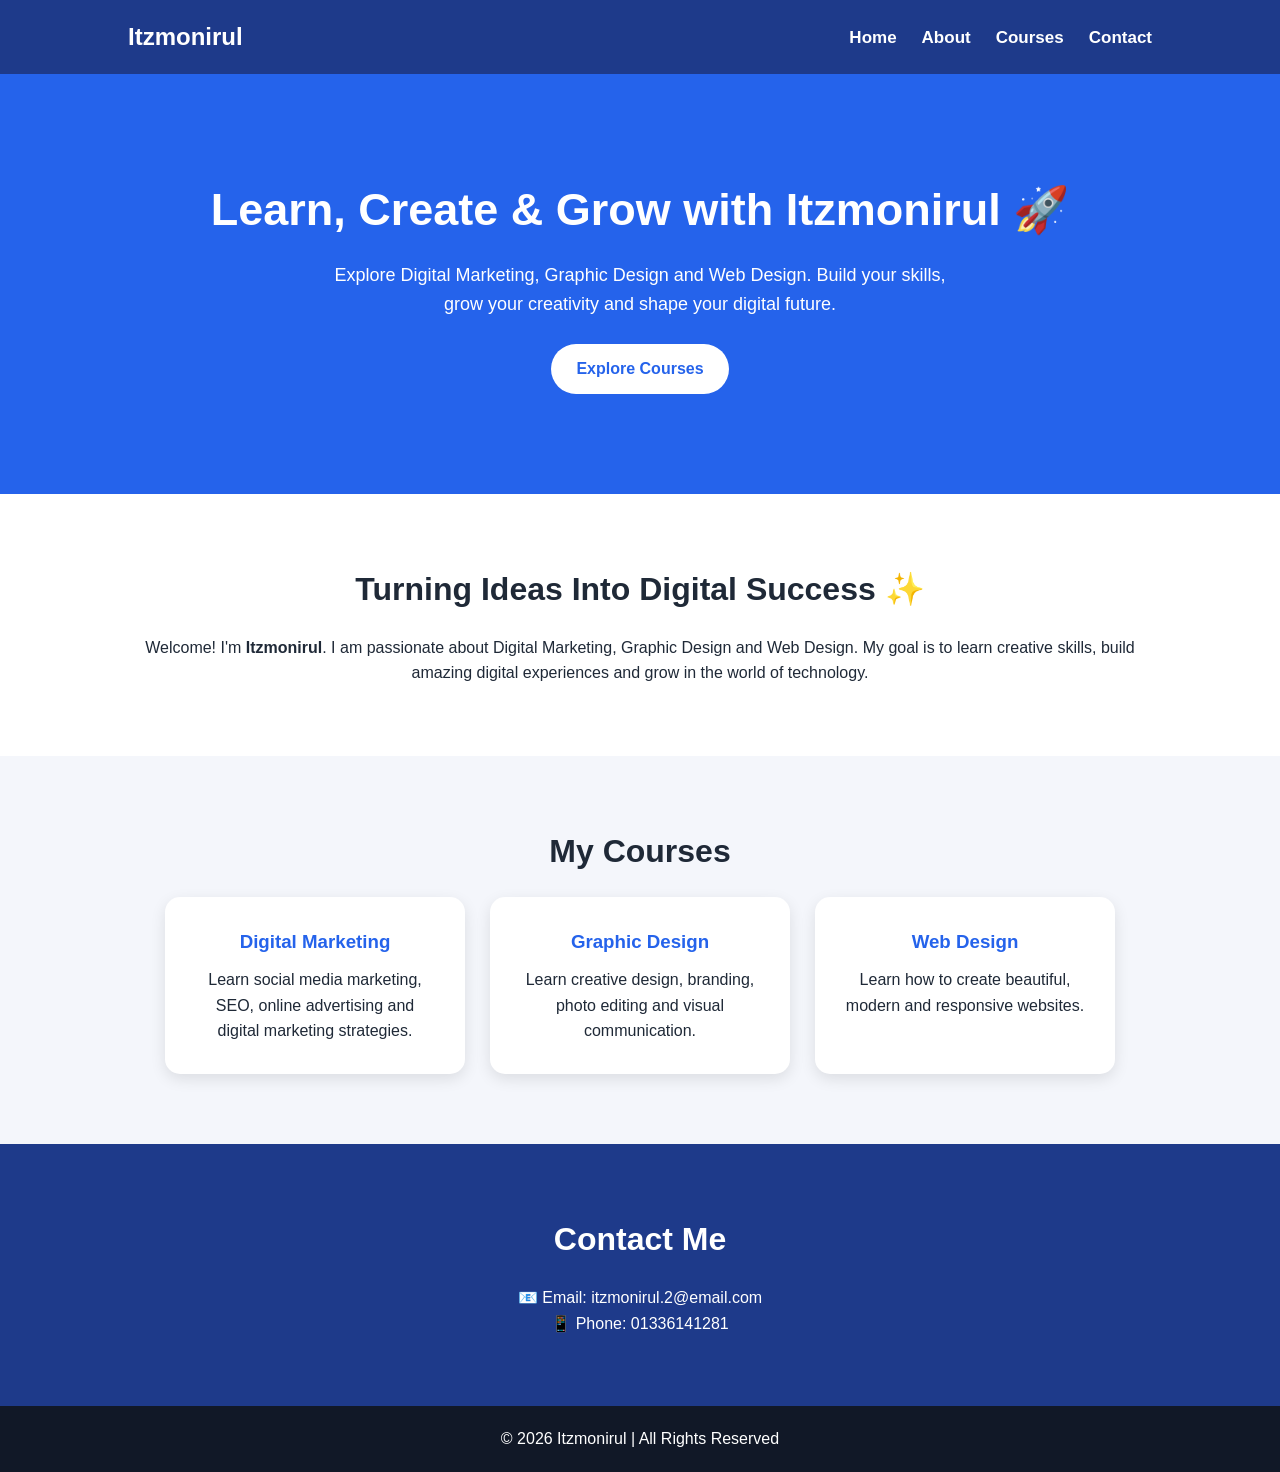
<file: index.html>
<!DOCTYPE html>
<html lang="en">
<head>
  <meta charset="UTF-8">

  <meta name="viewport" content="width=device-width, initial-scale=1.0">

  <title>Itzmonirul | Digital Skills</title>

  <link rel="stylesheet" href="style.css">
</head>

<body>

  <!-- Navbar -->
  <nav>
    <div class="logo">Itzmonirul</div>

    <div class="nav-links">
      <a href="#home">Home</a>
      <a href="#about">About</a>
      <a href="#courses">Courses</a>
      <a href="#contact">Contact</a>
    </div>
  </nav>


  <!-- Home Section -->
  <section id="home" class="hero">

    <h1>Learn, Create & Grow with Itzmonirul 🚀</h1>

    <p>
      Explore Digital Marketing, Graphic Design and Web Design.
      Build your skills, grow your creativity and shape your digital future.
    </p>

    <a href="#courses" class="btn">Explore Courses</a>

  </section>


  <!-- About Section -->
  <section id="about" class="about">

    <h2>Turning Ideas Into Digital Success ✨</h2>

    <p>
      Welcome! I'm <strong>Itzmonirul</strong>.
      I am passionate about Digital Marketing, Graphic Design and Web Design.
      My goal is to learn creative skills, build amazing digital experiences
      and grow in the world of technology.
    </p>

  </section>


  <!-- Courses Section -->
  <section id="courses">

    <h2 class="section-title">My Courses</h2>

    <div class="course-container">

      <!-- Digital Marketing -->
      <div class="card">
        <h3>Digital Marketing</h3>

        <p>
          Learn social media marketing, SEO, online advertising
          and digital marketing strategies.
        </p>
      </div>


      <!-- Graphic Design -->
      <div class="card">
        <h3>Graphic Design</h3>

        <p>
          Learn creative design, branding, photo editing
          and visual communication.
        </p>
      </div>


      <!-- Web Design -->
      <div class="card">
        <h3>Web Design</h3>

        <p>
          Learn how to create beautiful, modern
          and responsive websites.
        </p>
      </div>

    </div>

  </section>


  <!-- Contact Section -->
  <section id="contact" class="contact">

    <h2>Contact Me</h2>

    <p>📧 Email: itzmonirul.2@email.com</p>

    <p>📱 Phone: 01336141281</p>

  </section>


  <!-- Footer -->
  <footer>
    <p>© 2026 Itzmonirul | All Rights Reserved</p>
  </footer>

</body>
</html>
</file>
<file: style.css>
* {
  margin: 0;
  padding: 0;
  box-sizing: border-box;
}

body {
  font-family: Arial, sans-serif;
  background: #f4f6fb;
  color: #1f2937;
  line-height: 1.6;
}

/* Navbar */
nav {
  background: #1e3a8a;
  color: white;
  display: flex;
  justify-content: space-between;
  align-items: center;
  padding: 18px 10%;
}

.logo {
  font-size: 24px;
  font-weight: bold;
}

.nav-links {
  display: flex;
  gap: 25px;
}

.nav-links a {
  color: white;
  text-decoration: none;
  font-size: 17px;
  font-weight: bold;
}

.nav-links a:hover {
  color: #facc15;
}

/* All sections */
section {
  padding: 70px 10%;
}

/* Home */
.hero {
  text-align: center;
  background: #2563eb;
  color: white;
  padding: 100px 20px;
}

.hero h1 {
  font-size: 45px;
  margin-bottom: 15px;
}

.hero p {
  max-width: 650px;
  margin: auto;
  font-size: 18px;
}

.btn {
  display: inline-block;
  margin-top: 25px;
  padding: 12px 25px;
  background: white;
  color: #2563eb;
  text-decoration: none;
  border-radius: 25px;
  font-weight: bold;
}

/* About */
.about {
  text-align: center;
  background: white;
}

.about h2,
.contact h2,
.section-title {
  font-size: 32px;
  margin-bottom: 20px;
}

/* Courses */
#courses {
  text-align: center;
}

.course-container {
  display: flex;
  justify-content: center;
  gap: 25px;
  flex-wrap: wrap;
}

.card {
  background: white;
  width: 300px;
  padding: 30px;
  border-radius: 15px;
  box-shadow: 0 5px 15px rgba(0,0,0,0.1);
}

.card h3 {
  color: #2563eb;
  margin-bottom: 10px;
}

/* Contact */
.contact {
  text-align: center;
  background: #1e3a8a;
  color: white;
}

/* Footer */
footer {
  background: #111827;
  color: white;
  text-align: center;
  padding: 20px;
}

/* Mobile */
@media (max-width: 600px) {
  nav {
    flex-direction: column;
    gap: 15px;
  }

  .nav-links {
    gap: 12px;
  }

  .hero h1 {
    font-size: 32px;
  }
}
</file>
